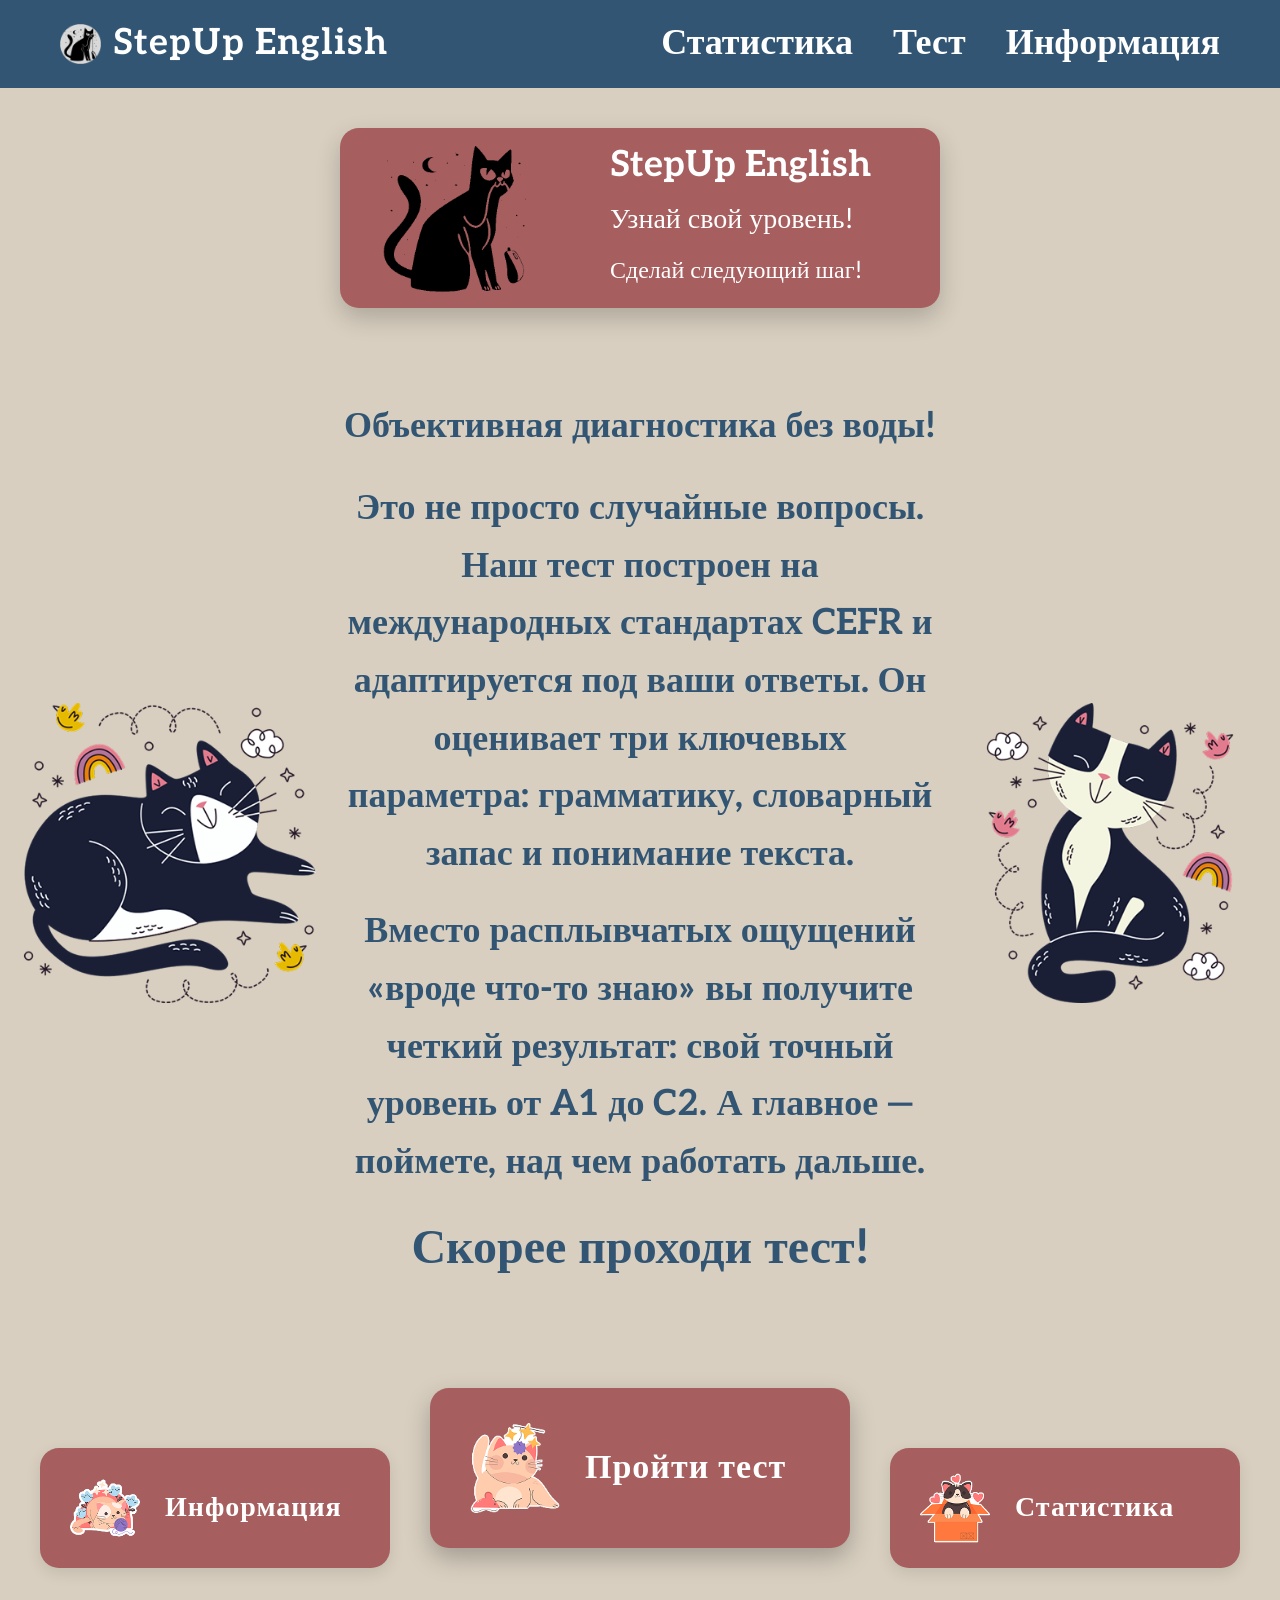
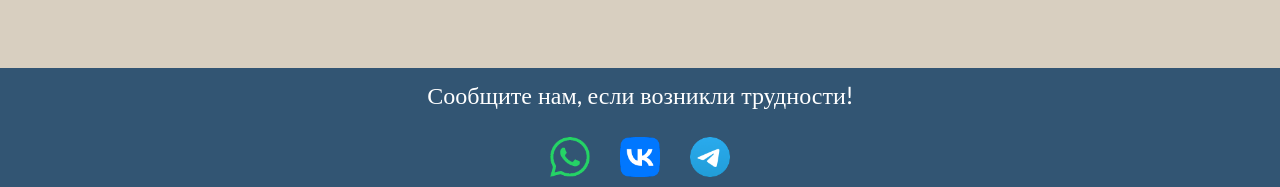
<file: index.html>
<!DOCTYPE html>
<html lang="ru">
<head>
    <meta charset="UTF-8">
    <meta name="viewport" content="width=device-width, initial-scale=1.0">
    <title>StepUp English - Главная</title>
    <link rel="stylesheet" href="style.css">
    <link href="https://fonts.googleapis.com/css2?family=Aleo:wght@400;700&display=swap" rel="stylesheet">
</head>
<body>

    <!-- ХЕДДЕР -->
    <header class="site-header">
        <div class="header-container">
            <a href="index.html" class="logo-link">
                <img src="images/icon_header.png" alt="StepUp English Icon" class="header-icon">
                <span class="logo-text">StepUp English</span>
            </a>
            <nav class="header-nav">
                <a href="statistics.html" class="nav-link">Статистика</a>
                <a href="test.html" class="nav-link">Тест</a>
                <a href="about.html" class="nav-link">Информация</a>
            </nav>
        </div>
    </header>

    <!-- ОСНОВНОЙ БЛОК (ПРЯМОУГОЛЬНИК С ИКОНКОЙ И ТЕКСТОМ) -->
    <main class="main-block">
        <div class="hero-card">
            <div class="hero-icon">
                <img src="images/icon.png" alt="StepUp English Icon">
            </div>
            <div class="hero-text">
                <div class="hero-title">StepUp English</div>
                <div class="hero-subtitle">Узнай свой уровень!</div>
                <div class="hero-description">Сделай следующий шаг!</div>
            </div>
        </div>
    </main>

    <!-- БЛОК С КОТИКАМИ И ТЕКСТОМ -->
    <section class="cats-section">
        <div class="cats-container">
            <!-- Левая картинка (зеркальная) -->
            <div class="cat-left">
                <img src="images/cat_1.png" alt="Котик слева">
            </div>

            <!-- Центральный текст -->
            <div class="cats-text">
                <h2 class="cats-title">Объективная диагностика без воды!</h2>
                <p class="cats-description">
                    Это не просто случайные вопросы. Наш тест построен на международных стандартах CEFR 
                    и адаптируется под ваши ответы. Он оценивает три ключевых параметра: грамматику, 
                    словарный запас и понимание текста.
                </p>
                <p class="cats-description">
                    Вместо расплывчатых ощущений «вроде что-то знаю» вы получите четкий результат: 
                    свой точный уровень от A1 до C2. А главное — поймете, над чем работать дальше.
                </p>
                <p class="cats-description-last">
                    Скорее проходи тест!
                </p>
            </div>

            <!-- Правая картинка -->
            <div class="cat-right">
                <img src="images/cat_2.png" alt="Котик справа">
            </div>
        </div>
    </section>

    <!-- ТРИ КНОПКИ-ПРЯМОУГОЛЬНИКА -->
    <section class="buttons-section">
        <div class="buttons-container">
            
            <!-- Кнопка 1: Информация (обычная) -->
            <a href="about.html" class="action-card">
                <div class="action-icon">
                    <img src="images/cat_3.png" alt="Котик информация">
                </div>
                <div class="action-text">
                    <span class="action-title">Информация</span>
                </div>
            </a>

            <!-- Кнопка 2: Пройти тест (ГЛАВНАЯ, больше и выше) -->
            <a href="test.html" class="action-card action-card-main">
                <div class="action-icon">
                    <img src="images/cat_4.png" alt="Котик тест">
                </div>
                <div class="action-text">
                    <span class="action-title">Пройти тест</span>
                </div>
            </a>

            <!-- Кнопка 3: Статистика (обычная) -->
            <a href="statistics.html" class="action-card">
                <div class="action-icon">
                    <img src="images/cat_5.png" alt="Котик статистика">
                </div>
                <div class="action-text">
                    <span class="action-title">Статистика</span>
                </div>
            </a>

        </div>
    </section>

    <!-- ПОДВАЛ -->
    <footer class="site-footer">
        <div class="footer-container">
            <p class="footer-text">Сообщите нам, если возникли трудности!</p>
            <div class="social-icons">
                <a href="#" class="social-link">
                    <img src="images/wat.png" alt="WhatsApp">
                </a>
                <a href="#" class="social-link">
                    <img src="images/vk.png" alt="ВКонтакте">
                </a>
                <a href="#" class="social-link">
                    <img src="images/tg.png" alt="Telegram">
                </a>
            </div>
        </div>
    </footer>

</body>
</html>
</file>
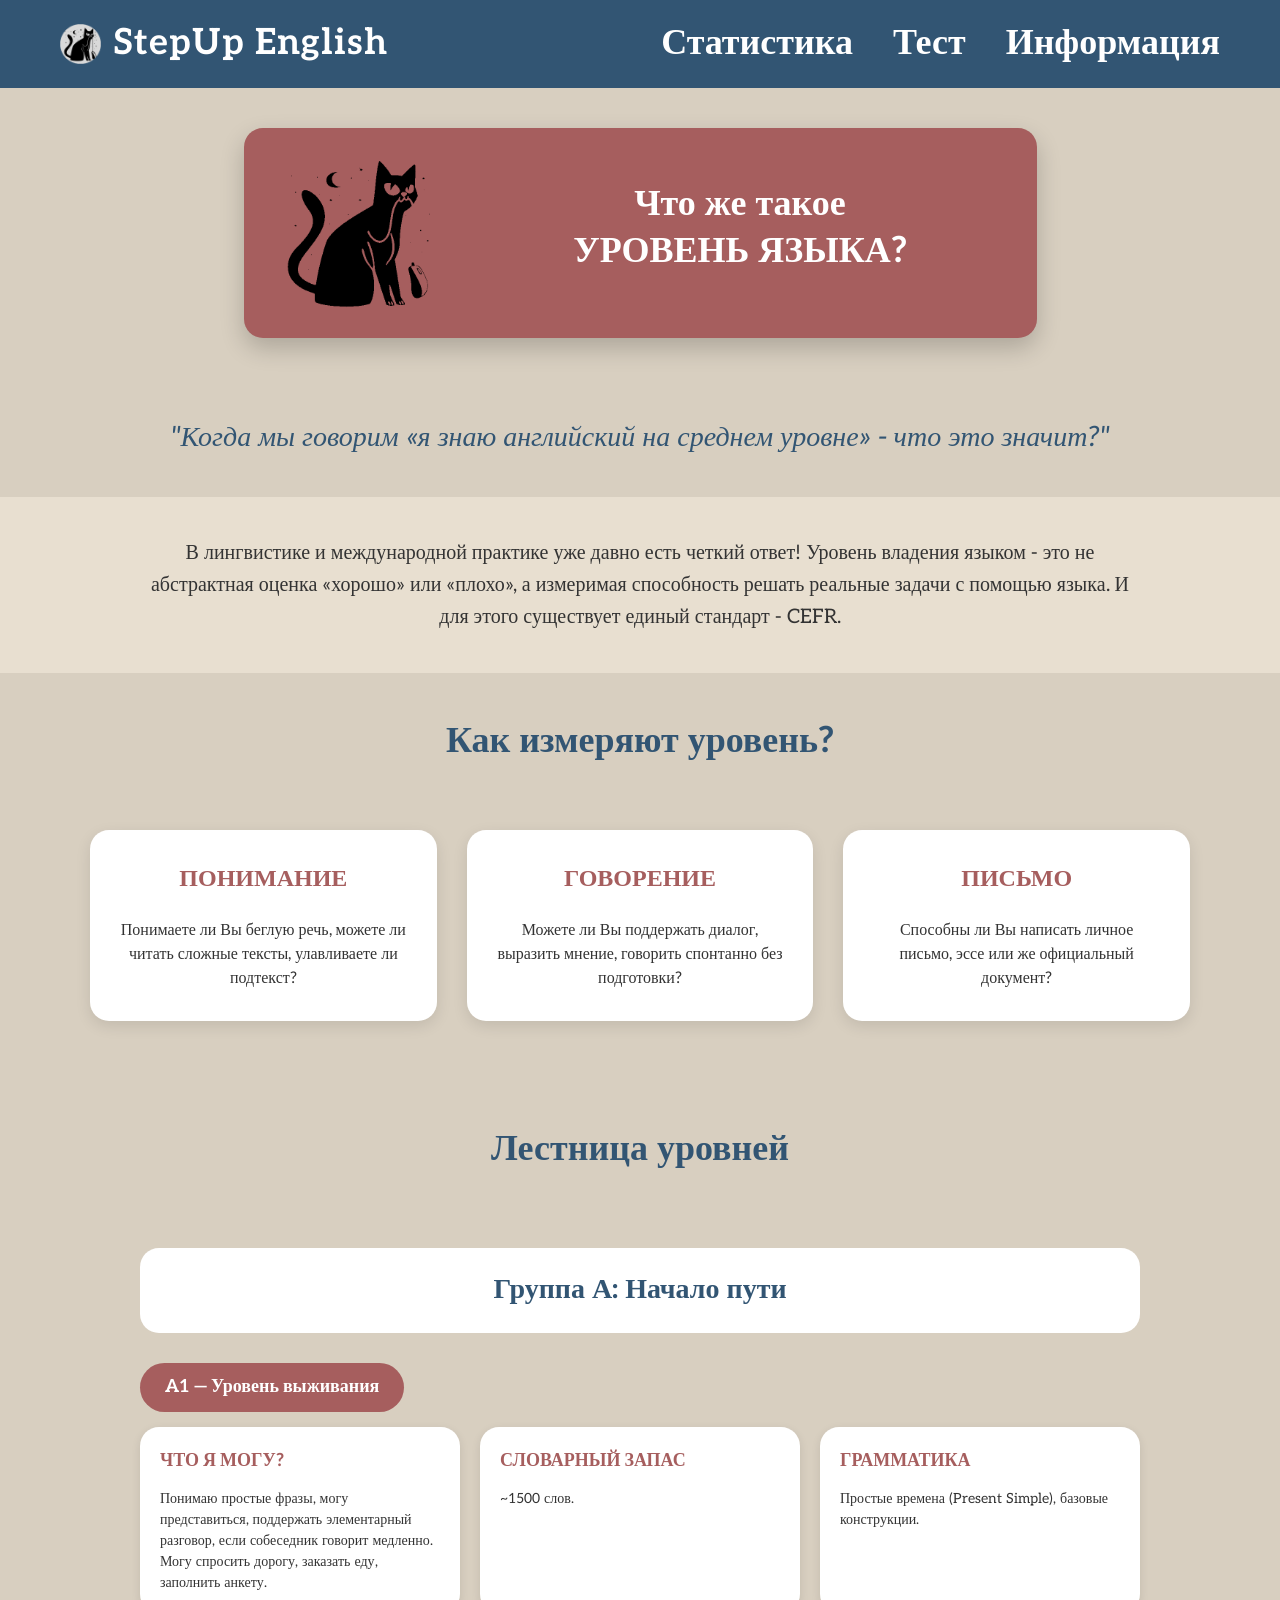
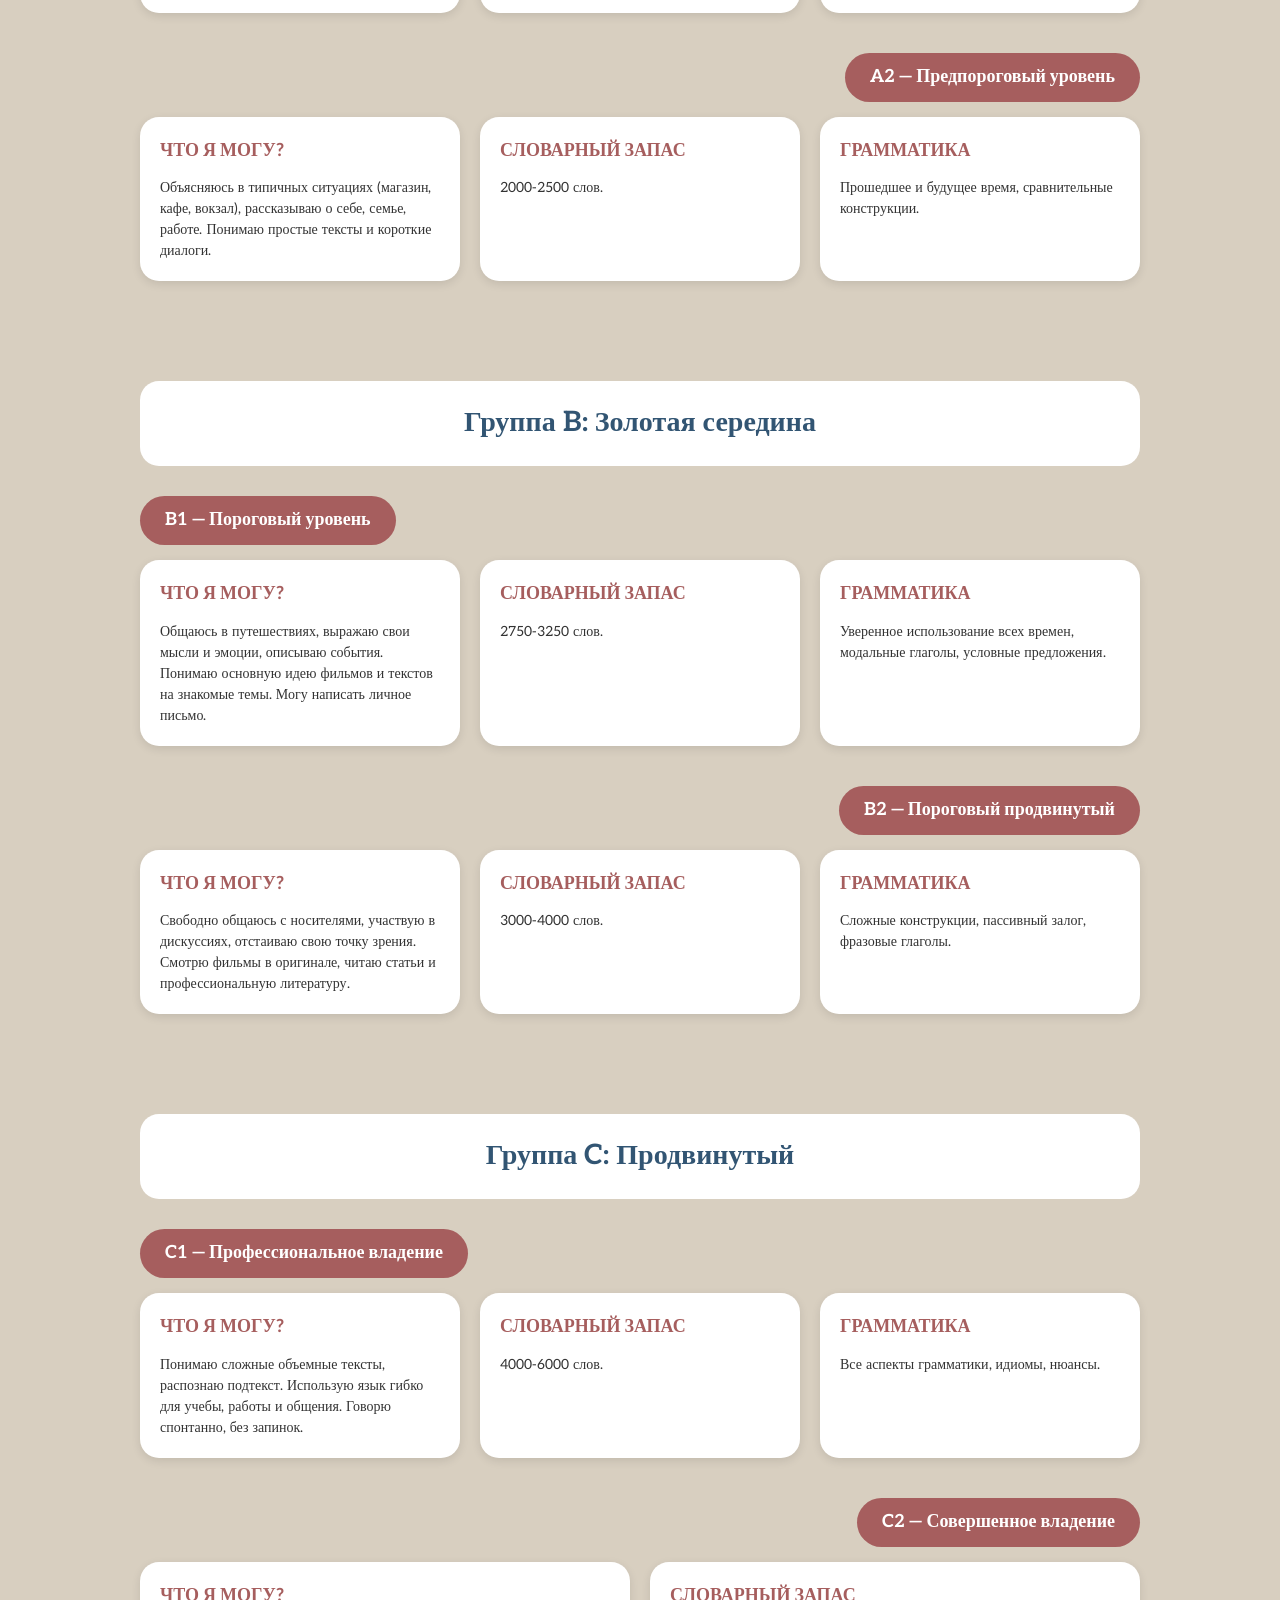
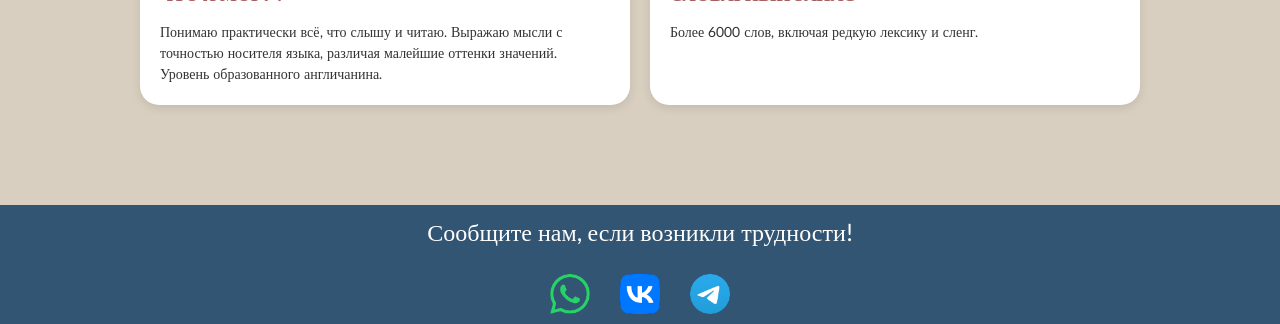
<file: about.html>
<!DOCTYPE html>
<html lang="ru">
<head>
    <meta charset="UTF-8">
    <meta name="viewport" content="width=device-width, initial-scale=1.0">
    <title>StepUp English - Что такое уровень языка?</title>
    <link rel="stylesheet" href="style.css">
    <link href="https://fonts.googleapis.com/css2?family=Aleo:wght@400;700&display=swap" rel="stylesheet">
</head>
<body>

    <!-- ХЕДДЕР -->
    <header class="site-header">
        <div class="header-container">
            <a href="index.html" class="logo-link">
                <img src="images/icon_header.png" alt="StepUp English Icon" class="header-icon">
                <span class="logo-text">StepUp English</span>
            </a>
            <nav class="header-nav">
                <a href="statistics.html" class="nav-link">Статистика</a>
                <a href="test.html" class="nav-link">Тест</a>
                <a href="about.html" class="nav-link">Информация</a>
            </nav>
        </div>
    </header>

    <!-- ОСНОВНОЙ КОНТЕНТ -->
    <main class="about-page">
        
        <!-- БЛОК 1: Что же такое уровень языка? (с иконкой) -->
        <section class="about-hero">
            <div class="hero-card about-hero-card">
                <div class="hero-icon">
                    <img src="images/icon.png" alt="Иконка">
                </div>
                <div class="hero-text">
                    <div class="hero-title about-hero-title">Что же такое<br>УРОВЕНЬ ЯЗЫКА?</div>
                </div>
            </div>
        </section>

        <!-- БЛОК 2: Цитата -->
        <section class="full-width-block">
            <div class="full-width-container">
                <p class="full-width-quote">"Когда мы говорим «я знаю английский на среднем уровне» - что это значит?"</p>
            </div>
        </section>

        <!-- БЛОК 3: Текст про CEFR -->
        <section class="full-width-block light-bg">
            <div class="full-width-container">
                <p class="cefr-text">В лингвистике и международной практике уже давно есть четкий ответ! Уровень владения языком - это не абстрактная оценка «хорошо» или «плохо», а измеримая способность решать реальные задачи с помощью языка. И для этого существует единый стандарт - CEFR.</p>
            </div>
        </section>

        <!-- БЛОК 4: Как измеряют уровень? -->
        <section class="full-width-block">
            <div class="full-width-container">
                <h2 class="section-title">Как измеряют уровень?</h2>
            </div>
        </section>

        <!-- Три белых блока: ПОНИМАНИЕ, ГОВОРЕНИЕ, ПИСЬМО -->
        <section class="three-cards-section">
            <div class="three-cards-container">
                <div class="skill-card">
                    <h3 class="skill-title">ПОНИМАНИЕ</h3>
                    <p class="skill-text">Понимаете ли Вы беглую речь, можете ли читать сложные тексты, улавливаете ли подтекст?</p>
                </div>
                <div class="skill-card">
                    <h3 class="skill-title">ГОВОРЕНИЕ</h3>
                    <p class="skill-text">Можете ли Вы поддержать диалог, выразить мнение, говорить спонтанно без подготовки?</p>
                </div>
                <div class="skill-card">
                    <h3 class="skill-title">ПИСЬМО</h3>
                    <p class="skill-text">Способны ли Вы написать личное письмо, эссе или же официальный документ?</p>
                </div>
            </div>
        </section>

        <!-- БЛОК 5: Лестница уровней -->
        <section class="full-width-block">
            <div class="full-width-container">
                <h2 class="section-title">Лестница уровней</h2>
            </div>
        </section>

        <!-- ГРУППА A: Начало пути -->
        <section class="level-group">
            <div class="level-group-container">
                <div class="group-badge white-badge">Группа А: Начало пути</div>
                
                <!-- A1 уровень -->
                <div class="level-row">
                    <div class="level-tag">A1 — Уровень выживания</div>
                </div>
                <div class="three-info-cards">
                    <div class="info-card">
                        <h4 class="info-title">ЧТО Я МОГУ?</h4>
                        <p class="info-text">Понимаю простые фразы, могу представиться, поддержать элементарный разговор, если собеседник говорит медленно. Могу спросить дорогу, заказать еду, заполнить анкету.</p>
                    </div>
                    <div class="info-card">
                        <h4 class="info-title">СЛОВАРНЫЙ ЗАПАС</h4>
                        <p class="info-text">~1500 слов.</p>
                    </div>
                    <div class="info-card">
                        <h4 class="info-title">ГРАММАТИКА</h4>
                        <p class="info-text">Простые времена (Present Simple), базовые конструкции.</p>
                    </div>
                </div>

                <!-- A2 уровень -->
                <div class="level-row right">
                    <div class="level-tag">A2 — Предпороговый уровень</div>
                </div>
                <div class="three-info-cards">
                    <div class="info-card">
                        <h4 class="info-title">ЧТО Я МОГУ?</h4>
                        <p class="info-text">Объясняюсь в типичных ситуациях (магазин, кафе, вокзал), рассказываю о себе, семье, работе. Понимаю простые тексты и короткие диалоги.</p>
                    </div>
                    <div class="info-card">
                        <h4 class="info-title">СЛОВАРНЫЙ ЗАПАС</h4>
                        <p class="info-text">2000-2500 слов.</p>
                    </div>
                    <div class="info-card">
                        <h4 class="info-title">ГРАММАТИКА</h4>
                        <p class="info-text">Прошедшее и будущее время, сравнительные конструкции.</p>
                    </div>
                </div>
            </div>
        </section>

        <!-- ГРУППА B: Золотая середина -->
        <section class="level-group">
            <div class="level-group-container">
                <div class="group-badge white-badge">Группа B: Золотая середина</div>
                
                <!-- B1 уровень -->
                <div class="level-row">
                    <div class="level-tag">B1 — Пороговый уровень</div>
                </div>
                <div class="three-info-cards">
                    <div class="info-card">
                        <h4 class="info-title">ЧТО Я МОГУ?</h4>
                        <p class="info-text">Общаюсь в путешествиях, выражаю свои мысли и эмоции, описываю события. Понимаю основную идею фильмов и текстов на знакомые темы. Могу написать личное письмо.</p>
                    </div>
                    <div class="info-card">
                        <h4 class="info-title">СЛОВАРНЫЙ ЗАПАС</h4>
                        <p class="info-text">2750-3250 слов.</p>
                    </div>
                    <div class="info-card">
                        <h4 class="info-title">ГРАММАТИКА</h4>
                        <p class="info-text">Уверенное использование всех времен, модальные глаголы, условные предложения.</p>
                    </div>
                </div>

                <!-- B2 уровень -->
                <div class="level-row right">
                    <div class="level-tag">B2 — Пороговый продвинутый</div>
                </div>
                <div class="three-info-cards">
                    <div class="info-card">
                        <h4 class="info-title">ЧТО Я МОГУ?</h4>
                        <p class="info-text">Свободно общаюсь с носителями, участвую в дискуссиях, отстаиваю свою точку зрения. Смотрю фильмы в оригинале, читаю статьи и профессиональную литературу.</p>
                    </div>
                    <div class="info-card">
                        <h4 class="info-title">СЛОВАРНЫЙ ЗАПАС</h4>
                        <p class="info-text">3000-4000 слов.</p>
                    </div>
                    <div class="info-card">
                        <h4 class="info-title">ГРАММАТИКА</h4>
                        <p class="info-text">Сложные конструкции, пассивный залог, фразовые глаголы.</p>
                    </div>
                </div>
            </div>
        </section>

        <!-- ГРУППА C: Продвинутый -->
        <section class="level-group">
            <div class="level-group-container">
                <div class="group-badge white-badge">Группа C: Продвинутый</div>
                
                <!-- C1 уровень -->
                <div class="level-row">
                    <div class="level-tag">C1 — Профессиональное владение</div>
                </div>
                <div class="three-info-cards">
                    <div class="info-card">
                        <h4 class="info-title">ЧТО Я МОГУ?</h4>
                        <p class="info-text">Понимаю сложные объемные тексты, распознаю подтекст. Использую язык гибко для учебы, работы и общения. Говорю спонтанно, без запинок.</p>
                    </div>
                    <div class="info-card">
                        <h4 class="info-title">СЛОВАРНЫЙ ЗАПАС</h4>
                        <p class="info-text">4000-6000 слов.</p>
                    </div>
                    <div class="info-card">
                        <h4 class="info-title">ГРАММАТИКА</h4>
                        <p class="info-text">Все аспекты грамматики, идиомы, нюансы.</p>
                    </div>
                </div>

                <!-- C2 уровень -->
                <div class="level-row right">
                    <div class="level-tag">C2 — Совершенное владение</div>
                </div>
                <div class="two-info-cards">
                    <div class="info-card">
                        <h4 class="info-title">ЧТО Я МОГУ?</h4>
                        <p class="info-text">Понимаю практически всё, что слышу и читаю. Выражаю мысли с точностью носителя языка, различая малейшие оттенки значений. Уровень образованного англичанина.</p>
                    </div>
                    <div class="info-card">
                        <h4 class="info-title">СЛОВАРНЫЙ ЗАПАС</h4>
                        <p class="info-text">Более 6000 слов, включая редкую лексику и сленг.</p>
                    </div>
                </div>
            </div>
        </section>

    </main>

    <!-- ПОДВАЛ -->
    <footer class="site-footer">
        <div class="footer-container">
            <p class="footer-text">Сообщите нам, если возникли трудности!</p>
            <div class="social-icons">
                <a href="#" class="social-link">
                    <img src="images/wat.png" alt="WhatsApp">
                </a>
                <a href="#" class="social-link">
                    <img src="images/vk.png" alt="ВКонтакте">
                </a>
                <a href="#" class="social-link">
                    <img src="images/tg.png" alt="Telegram">
                </a>
            </div>
        </div>
    </footer>

</body>
</html>
</file>
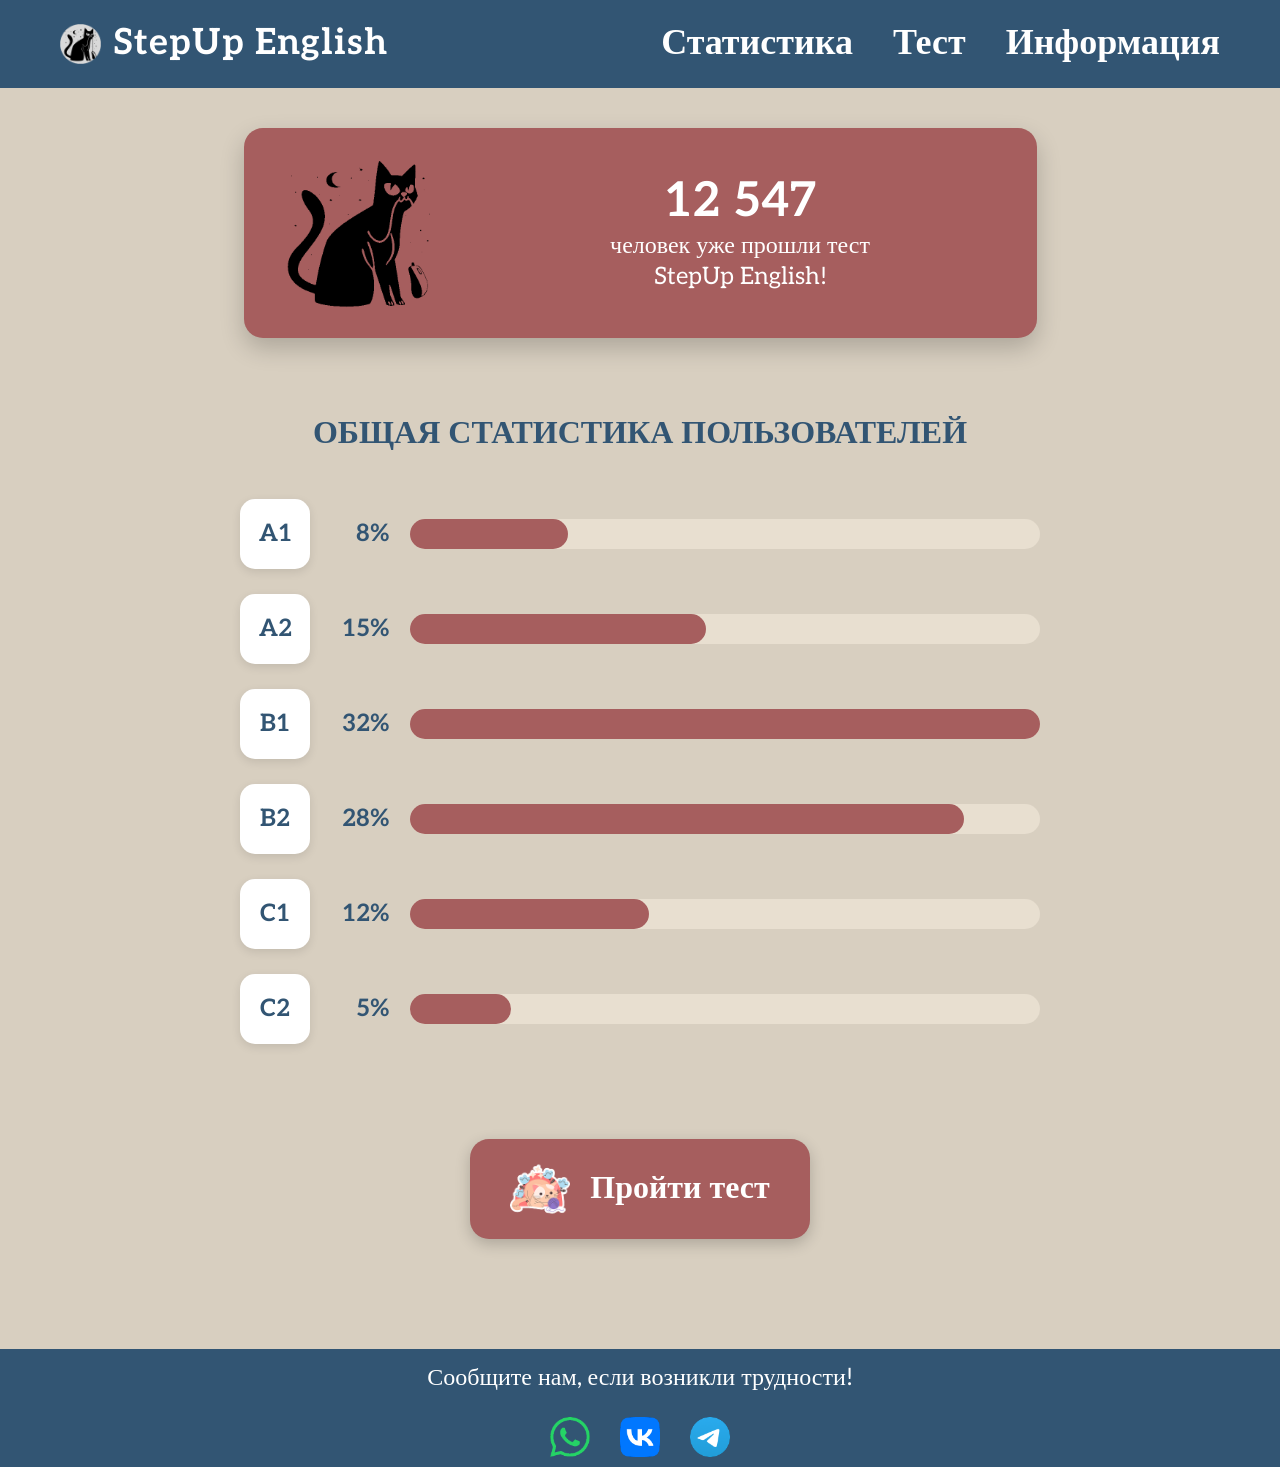
<file: statistics.html>
<!DOCTYPE html>
<html lang="ru">
<head>
    <meta charset="UTF-8">
    <meta name="viewport" content="width=device-width, initial-scale=1.0">
    <title>StepUp English - Статистика</title>
    <link rel="stylesheet" href="style.css">
    <link href="https://fonts.googleapis.com/css2?family=Aleo:wght@400;700&display=swap" rel="stylesheet">
</head>
<body>

    <!-- ХЕДДЕР -->
    <header class="site-header">
        <div class="header-container">
            <a href="index.html" class="logo-link">
                <img src="images/icon_header.png" alt="StepUp English Icon" class="header-icon">
                <span class="logo-text">StepUp English</span>
            </a>
            <nav class="header-nav">
                <a href="statistics.html" class="nav-link">Статистика</a>
                <a href="test.html" class="nav-link">Тест</a>
                <a href="about.html" class="nav-link">Информация</a>
            </nav>
        </div>
    </header>

    <!-- ОСНОВНОЙ КОНТЕНТ СТРАНИЦЫ СТАТИСТИКИ -->
    <main class="statistics-page">
        
        <!-- БЛОК 1: с иконкой и количеством прошедших -->
        <section class="about-hero">
            <div class="hero-card about-hero-card">
                <div class="hero-icon">
                    <img src="images/icon.png" alt="Иконка">
                </div>
                <div class="hero-text">
                    <div class="stat-hero-number">12 547</div>
                    <div class="stat-hero-text">человек уже прошли тест<br>StepUp English!</div>
                </div>
            </div>
        </section>

        <!-- БЛОК 2: Заголовок статистики -->
        <section class="stats-title-section">
            <h2 class="stats-main-title">ОБЩАЯ СТАТИСТИКА ПОЛЬЗОВАТЕЛЕЙ</h2>
        </section>

        <!-- БЛОК 3: Таблица с уровнями и полосками -->
        <section class="stats-table-section">
            <div class="stats-container">
                
                <!-- Уровень A1 -->
                <div class="stat-row">
                    <div class="stat-level">A1</div>
                    <div class="stat-percent">8%</div>
                    <div class="stat-bar-wrapper">
                        <div class="stat-bar" style="width: 25%;"></div>
                    </div>
                </div>

                <!-- Уровень A2 -->
                <div class="stat-row">
                    <div class="stat-level">A2</div>
                    <div class="stat-percent">15%</div>
                    <div class="stat-bar-wrapper">
                        <div class="stat-bar" style="width: 47%;"></div>
                    </div>
                </div>

                <!-- Уровень B1 -->
                <div class="stat-row">
                    <div class="stat-level">B1</div>
                    <div class="stat-percent">32%</div>
                    <div class="stat-bar-wrapper">
                        <div class="stat-bar" style="width: 100%;"></div>
                    </div>
                </div>

                <!-- Уровень B2 -->
                <div class="stat-row">
                    <div class="stat-level">B2</div>
                    <div class="stat-percent">28%</div>
                    <div class="stat-bar-wrapper">
                        <div class="stat-bar" style="width: 88%;"></div>
                    </div>
                </div>

                <!-- Уровень C1 -->
                <div class="stat-row">
                    <div class="stat-level">C1</div>
                    <div class="stat-percent">12%</div>
                    <div class="stat-bar-wrapper">
                        <div class="stat-bar" style="width: 38%;"></div>
                    </div>
                </div>

                <!-- Уровень C2 -->
                <div class="stat-row">
                    <div class="stat-level">C2</div>
                    <div class="stat-percent">5%</div>
                    <div class="stat-bar-wrapper">
                        <div class="stat-bar" style="width: 16%;"></div>
                    </div>
                </div>

            </div>
        </section>

        <!-- БЛОК 4: Кнопка "Пройти тест" с котиком -->
        <section class="stats-test-btn-section">
            <a href="test.html" class="stats-test-btn">
                <img src="images/cat_3.png" alt="Котик" class="stats-btn-cat">
                <span class="stats-btn-text">Пройти тест</span>
            </a>
        </section>

    </main>

    <!-- ПОДВАЛ -->
    <footer class="site-footer">
        <div class="footer-container">
            <p class="footer-text">Сообщите нам, если возникли трудности!</p>
            <div class="social-icons">
                <a href="#" class="social-link">
                    <img src="images/wat.png" alt="WhatsApp">
                </a>
                <a href="#" class="social-link">
                    <img src="images/vk.png" alt="ВКонтакте">
                </a>
                <a href="#" class="social-link">
                    <img src="images/tg.png" alt="Telegram">
                </a>
            </div>
        </div>
    </footer>

</body>
</html>
</file>
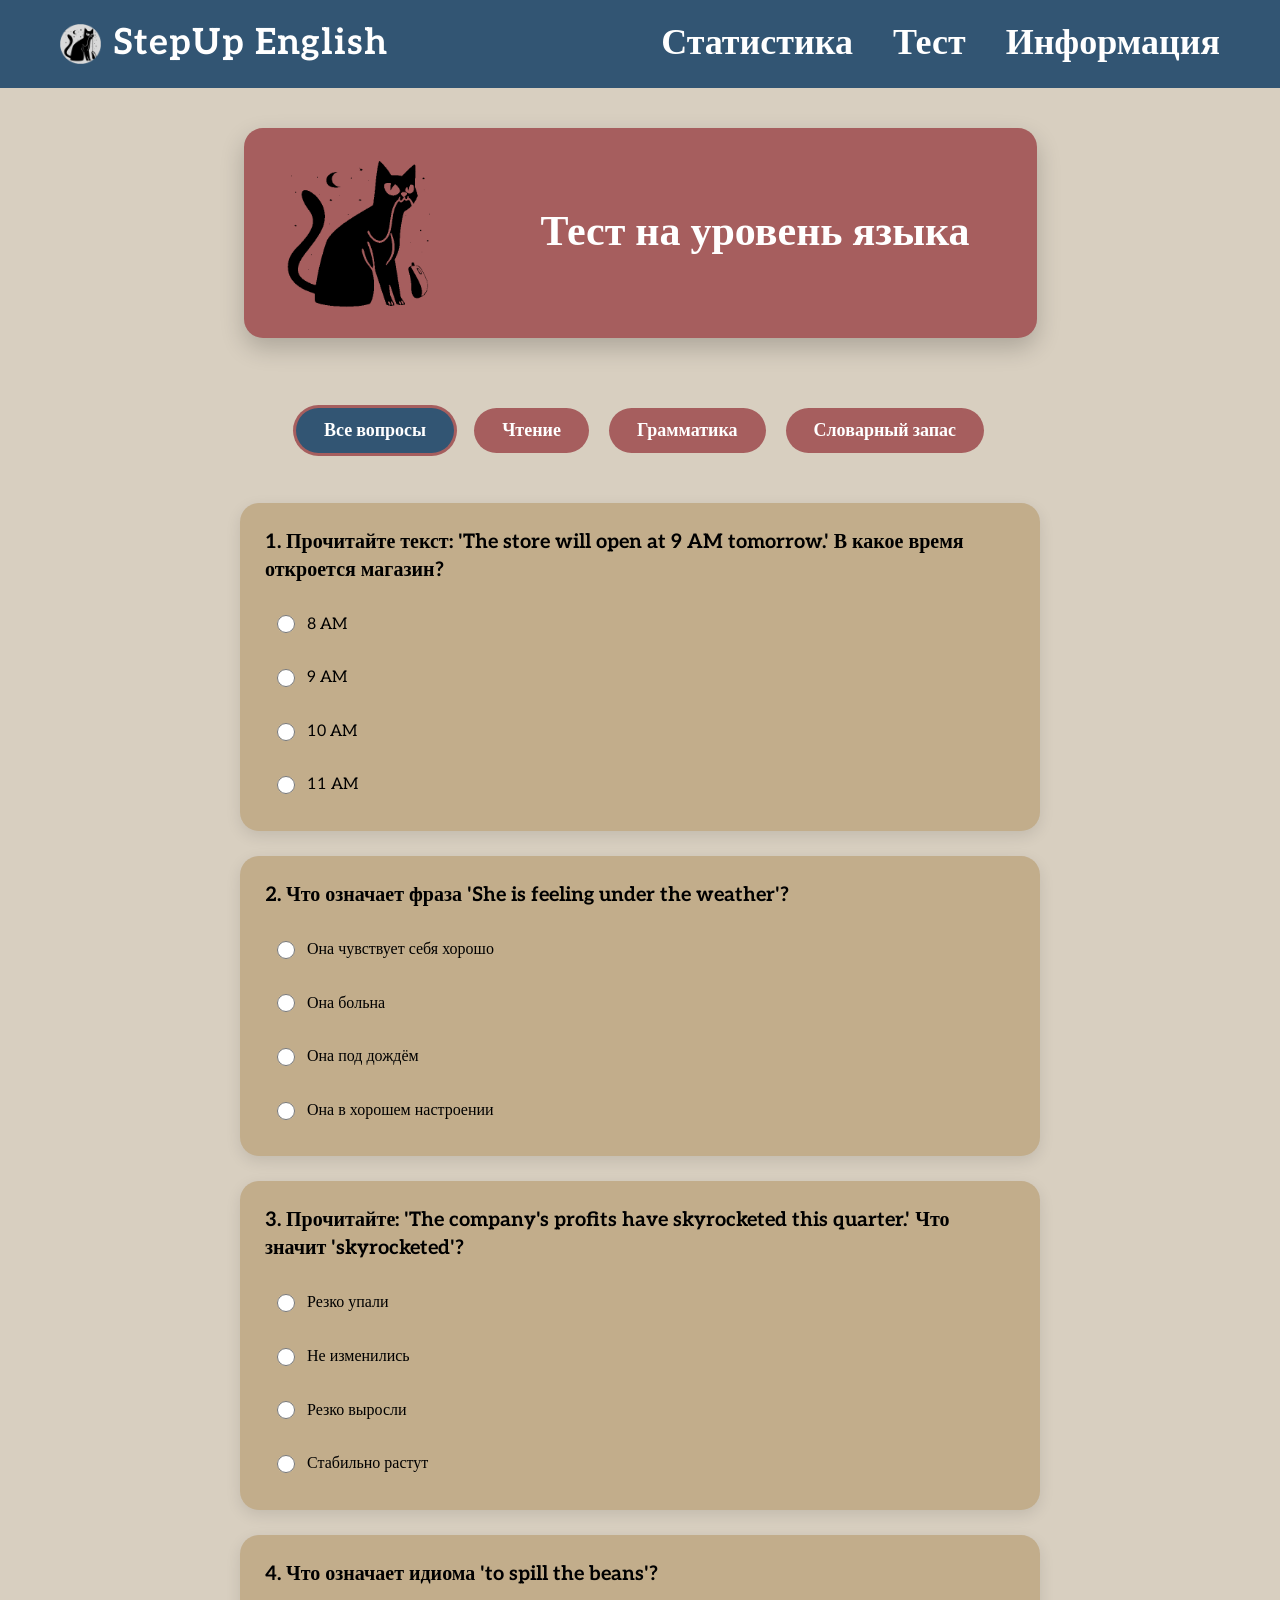
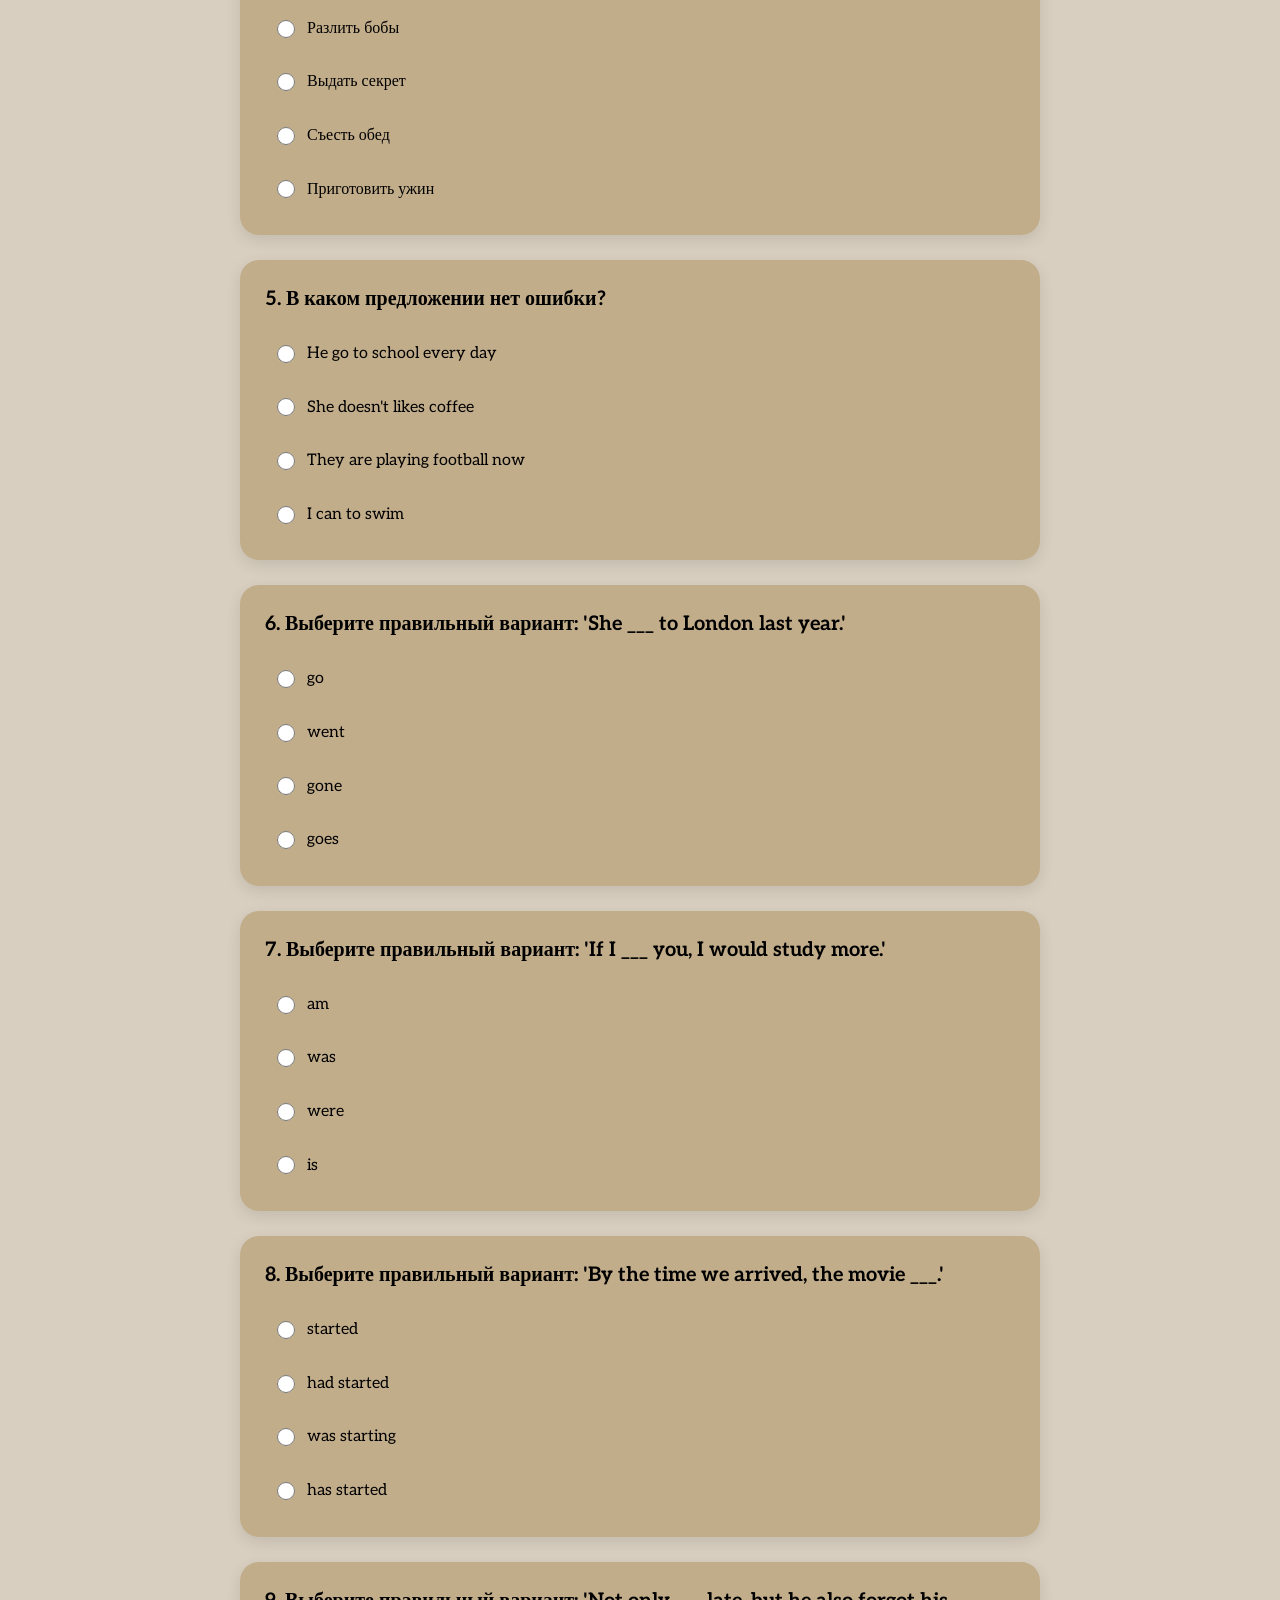
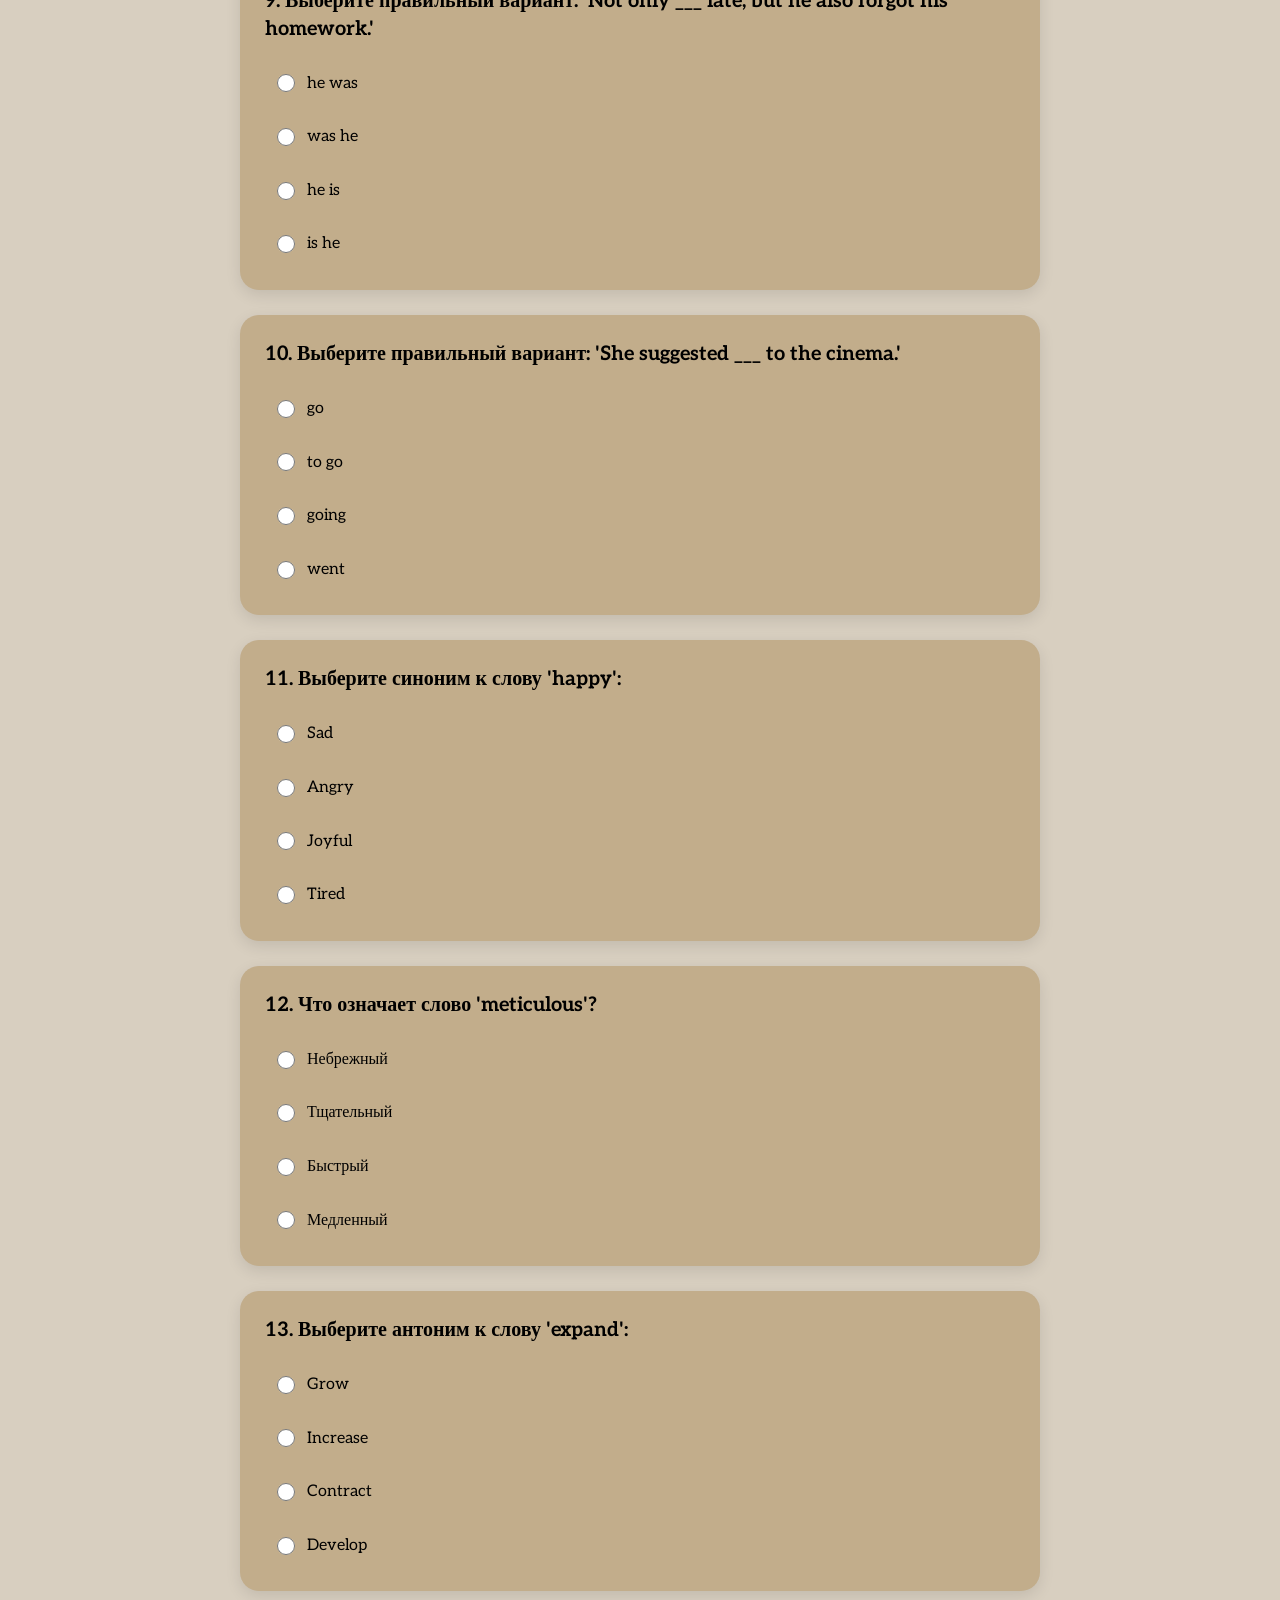
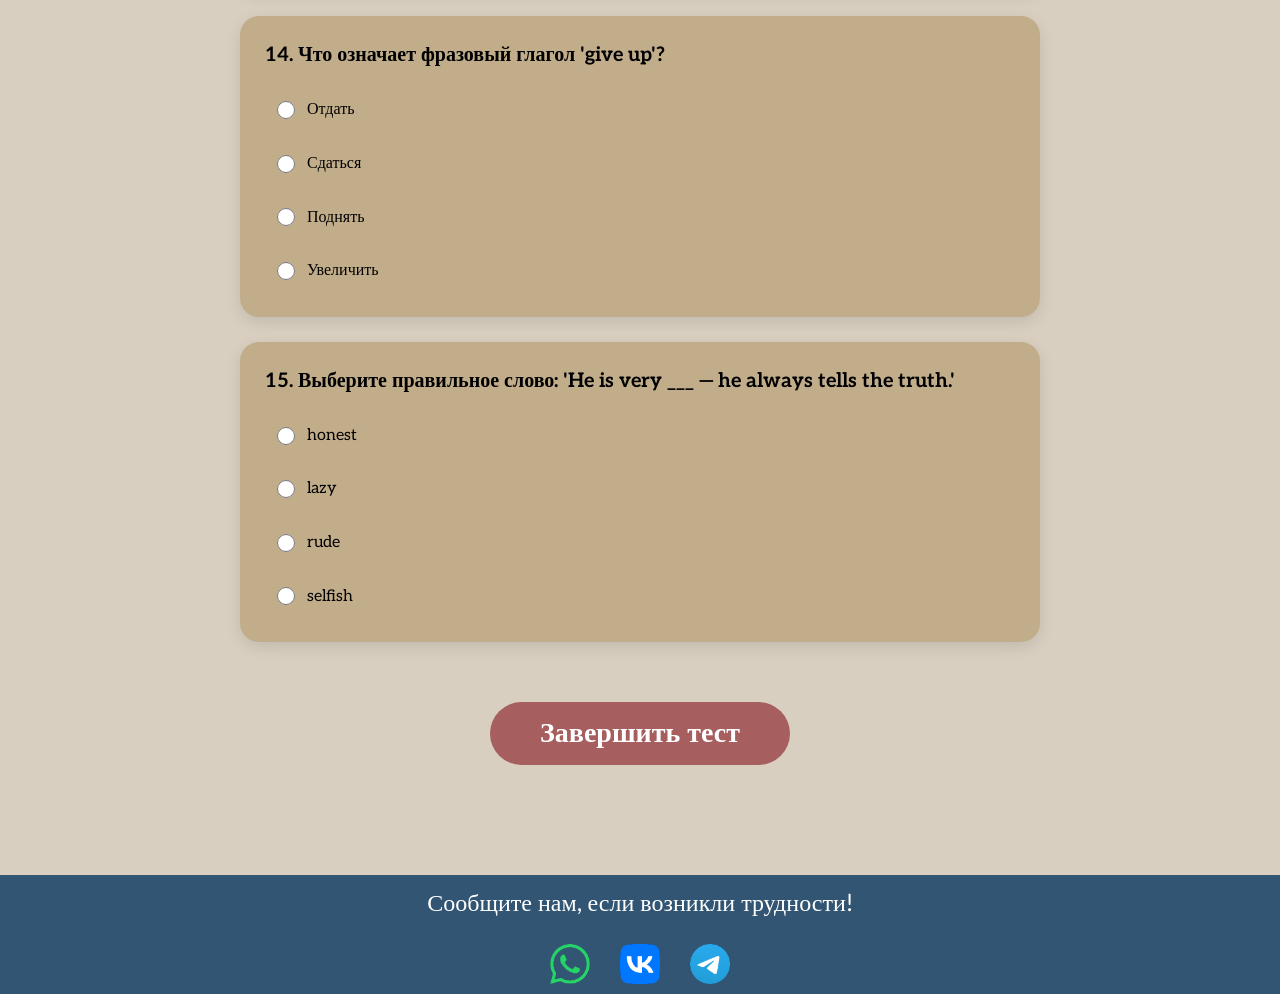
<file: test.html>
<!DOCTYPE html>
<html lang="ru">
<head>
    <meta charset="UTF-8">
    <meta name="viewport" content="width=device-width, initial-scale=1.0">
    <title>StepUp English - Тест на уровень языка</title>
    <link rel="stylesheet" href="style.css">
    <link href="https://fonts.googleapis.com/css2?family=Aleo:wght@400;700&display=swap" rel="stylesheet">
</head>
<body>

    <!-- ХЕДДЕР -->
    <header class="site-header">
        <div class="header-container">
            <a href="index.html" class="logo-link">
                <img src="images/icon_header.png" alt="StepUp English Icon" class="header-icon">
                <span class="logo-text">StepUp English</span>
            </a>
            <nav class="header-nav">
                <a href="statistics.html" class="nav-link">Статистика</a>
                <a href="test.html" class="nav-link">Тест</a>
                <a href="about.html" class="nav-link">Информация</a>
            </nav>
        </div>
    </header>

    <!-- ОСНОВНОЙ КОНТЕНТ -->
    <main class="test-page">
        
        <!-- БЛОК с иконкой и заголовком -->
        <section class="about-hero">
            <div class="hero-card about-hero-card test-hero-card">
                <div class="hero-icon">
                    <img src="images/icon.png" alt="Иконка">
                </div>
                <div class="hero-text test-hero-text">
                    <div class="test-hero-title">Тест на уровень языка</div>
                </div>
            </div>
        </section>

        <!-- ФИЛЬТРЫ -->
        <section class="filter-section">
            <div class="filter-container">
                <button class="filter-btn active" data-category="all">Все вопросы</button>
                <button class="filter-btn" data-category="reading">Чтение</button>
                <button class="filter-btn" data-category="grammar">Грамматика</button>
                <button class="filter-btn" data-category="vocabulary">Словарный запас</button>
            </div>
        </section>

        <!-- КОНТЕЙНЕР ДЛЯ ВОПРОСОВ -->
        <section class="questions-section">
            <div class="questions-container" id="questionsContainer"></div>
        </section>

        <!-- КНОПКА ЗАВЕРШИТЬ ТЕСТ -->
        <section class="submit-section">
            <button class="submit-test-btn" id="submitTestBtn">Завершить тест</button>
        </section>

        <!-- МОДАЛЬНОЕ ОКНО С РЕЗУЛЬТАТОМ -->
        <div class="result-modal" id="resultModal">
            <div class="result-modal-content">
                <span class="close-modal">&times;</span>
                <h2 class="result-title">Ваш уровень языка:</h2>
                <div class="result-level" id="resultLevel"></div>
                <p class="result-description" id="resultDescription"></p>
                <button class="restart-test-btn" id="restartTestBtn">Пройти тест заново</button>
            </div>
        </div>

    </main>

    <!-- ПОДВАЛ -->
    <footer class="site-footer">
        <div class="footer-container">
            <p class="footer-text">Сообщите нам, если возникли трудности!</p>
            <div class="social-icons">
                <a href="#" class="social-link">
                    <img src="images/wat.png" alt="WhatsApp">
                </a>
                <a href="#" class="social-link">
                    <img src="images/vk.png" alt="ВКонтакте">
                </a>
                <a href="#" class="social-link">
                    <img src="images/tg.png" alt="Telegram">
                </a>
            </div>
        </div>
    </footer>

    <script>
        // ========== ВОПРОСЫ ТЕСТА ==========
        const questions = [
            // ЧТЕНИЕ (READING) - 5 вопросов
            {
                id: 1,
                category: "reading",
                text: "Прочитайте текст: 'The store will open at 9 AM tomorrow.' В какое время откроется магазин?",
                options: ["8 AM", "9 AM", "10 AM", "11 AM"],
                correct: 1,
                level: "A1"
            },
            {
                id: 2,
                category: "reading",
                text: "Что означает фраза 'She is feeling under the weather'?",
                options: ["Она чувствует себя хорошо", "Она больна", "Она под дождём", "Она в хорошем настроении"],
                correct: 1,
                level: "B1"
            },
            {
                id: 3,
                category: "reading",
                text: "Прочитайте: 'The company's profits have skyrocketed this quarter.' Что значит 'skyrocketed'?",
                options: ["Резко упали", "Не изменились", "Резко выросли", "Стабильно растут"],
                correct: 2,
                level: "B2"
            },
            {
                id: 4,
                category: "reading",
                text: "Что означает идиома 'to spill the beans'?",
                options: ["Разлить бобы", "Выдать секрет", "Съесть обед", "Приготовить ужин"],
                correct: 1,
                level: "C1"
            },
            {
                id: 5,
                category: "reading",
                text: "В каком предложении нет ошибки?",
                options: [
                    "He go to school every day",
                    "She doesn't likes coffee",
                    "They are playing football now",
                    "I can to swim"
                ],
                correct: 2,
                level: "A2"
            },

            // ГРАММАТИКА (GRAMMAR) - 5 вопросов
            {
                id: 6,
                category: "grammar",
                text: "Выберите правильный вариант: 'She ___ to London last year.'",
                options: ["go", "went", "gone", "goes"],
                correct: 1,
                level: "A1"
            },
            {
                id: 7,
                category: "grammar",
                text: "Выберите правильный вариант: 'If I ___ you, I would study more.'",
                options: ["am", "was", "were", "is"],
                correct: 2,
                level: "B1"
            },
            {
                id: 8,
                category: "grammar",
                text: "Выберите правильный вариант: 'By the time we arrived, the movie ___.'",
                options: ["started", "had started", "was starting", "has started"],
                correct: 1,
                level: "B2"
            },
            {
                id: 9,
                category: "grammar",
                text: "Выберите правильный вариант: 'Not only ___ late, but he also forgot his homework.'",
                options: ["he was", "was he", "he is", "is he"],
                correct: 1,
                level: "C1"
            },
            {
                id: 10,
                category: "grammar",
                text: "Выберите правильный вариант: 'She suggested ___ to the cinema.'",
                options: ["go", "to go", "going", "went"],
                correct: 2,
                level: "B1"
            },

            // СЛОВАРНЫЙ ЗАПАС (VOCABULARY) - 5 вопросов
            {
                id: 11,
                category: "vocabulary",
                text: "Выберите синоним к слову 'happy':",
                options: ["Sad", "Angry", "Joyful", "Tired"],
                correct: 2,
                level: "A1"
            },
            {
                id: 12,
                category: "vocabulary",
                text: "Что означает слово 'meticulous'?",
                options: ["Небрежный", "Тщательный", "Быстрый", "Медленный"],
                correct: 1,
                level: "C1"
            },
            {
                id: 13,
                category: "vocabulary",
                text: "Выберите антоним к слову 'expand':",
                options: ["Grow", "Increase", "Contract", "Develop"],
                correct: 2,
                level: "B2"
            },
            {
                id: 14,
                category: "vocabulary",
                text: "Что означает фразовый глагол 'give up'?",
                options: ["Отдать", "Сдаться", "Поднять", "Увеличить"],
                correct: 1,
                level: "B1"
            },
            {
                id: 15,
                category: "vocabulary",
                text: "Выберите правильное слово: 'He is very ___ — he always tells the truth.'",
                options: ["honest", "lazy", "rude", "selfish"],
                correct: 0,
                level: "A2"
            }
        ];

        let userAnswers = new Array(15).fill(null);

        // Функция отображения вопросов с фильтром
        function renderQuestions(category = "all") {
            const container = document.getElementById('questionsContainer');
            container.innerHTML = '';
            
            const filteredQuestions = category === "all" 
                ? questions 
                : questions.filter(q => q.category === category);
            
            filteredQuestions.forEach(q => {
                const questionDiv = document.createElement('div');
                questionDiv.className = 'question-card';
                questionDiv.dataset.id = q.id;
                
                const optionsHtml = q.options.map((opt, idx) => {
                    const isChecked = userAnswers[q.id - 1] === idx;
                    return `
                        <label class="option-label">
                            <input type="radio" name="q${q.id}" value="${idx}" ${isChecked ? 'checked' : ''}>
                            <span>${opt}</span>
                        </label>
                    `;
                }).join('');
                
                questionDiv.innerHTML = `
                    <h3 class="question-text">${q.id}. ${q.text}</h3>
                    <div class="options-group">
                        ${optionsHtml}
                    </div>
                `;
                
                container.appendChild(questionDiv);
            });
            
            // Добавляем обработчики для новых радиокнопок
            document.querySelectorAll('input[type="radio"]').forEach(radio => {
                radio.addEventListener('change', (e) => {
                    const name = e.target.name;
                    const qId = parseInt(name.substring(1));
                    userAnswers[qId - 1] = parseInt(e.target.value);
                });
            });
        }
        
        // Функция подсчёта уровня
        function calculateLevel() {
            let correctCount = 0;
            questions.forEach((q, idx) => {
                if (userAnswers[idx] === q.correct) {
                    correctCount++;
                }
            });
            
            const percentage = (correctCount / 15) * 100;
            
            if (percentage >= 85) return { level: "C2", desc: "Совершенное владение! Вы понимаете практически всё, что слышите и читаете. Поздравляем с выдающимся результатом!" };
            if (percentage >= 70) return { level: "C1", desc: "Продвинутый уровень! Вы свободно выражаете мысли и понимаете сложные тексты. Отличный результат!" };
            if (percentage >= 55) return { level: "B2", desc: "Уровень выше среднего! Вы можете бегло общаться с носителями языка. Хороший результат!" };
            if (percentage >= 40) return { level: "B1", desc: "Средний уровень! Вы можете поддержать разговор на знакомые темы. Продолжайте в том же духе!" };
            if (percentage >= 25) return { level: "A2", desc: "Базовый уровень! Вы понимаете простые фразы и можете общаться в повседневных ситуациях. Учитесь дальше!" };
            return { level: "A1", desc: "Начальный уровень! Вы делаете первые шаги в английском. Не останавливайтесь — у вас всё получится!" };
        }
        
        // Показать результат
        function showResult() {
            const unanswered = userAnswers.some(a => a === null);
            if (unanswered) {
                alert("Пожалуйста, ответьте на все вопросы перед завершением теста!");
                return false;
            }
            
            const result = calculateLevel();
            const modal = document.getElementById('resultModal');
            const resultLevel = document.getElementById('resultLevel');
            const resultDescription = document.getElementById('resultDescription');
            
            resultLevel.textContent = result.level;
            resultDescription.textContent = result.desc;
            modal.style.display = 'flex';
            return true;
        }
        
        // Сброс теста
        function resetTest() {
            userAnswers = new Array(15).fill(null);
            renderQuestions('all');
            
            // Сброс активной кнопки фильтра
            document.querySelectorAll('.filter-btn').forEach(btn => {
                btn.classList.remove('active');
                if (btn.dataset.category === 'all') {
                    btn.classList.add('active');
                }
            });
        }
        
        // Инициализация
        document.addEventListener('DOMContentLoaded', () => {
            renderQuestions('all');
            
            // Фильтры
            document.querySelectorAll('.filter-btn').forEach(btn => {
                btn.addEventListener('click', () => {
                    document.querySelectorAll('.filter-btn').forEach(b => b.classList.remove('active'));
                    btn.classList.add('active');
                    const category = btn.dataset.category;
                    renderQuestions(category);
                });
            });
            
            // Кнопка завершения
            document.getElementById('submitTestBtn').addEventListener('click', showResult);
            
            // Закрытие модального окна
            document.querySelector('.close-modal').addEventListener('click', () => {
                document.getElementById('resultModal').style.display = 'none';
            });
            
            // Кнопка перезапуска
            document.getElementById('restartTestBtn').addEventListener('click', () => {
                document.getElementById('resultModal').style.display = 'none';
                resetTest();
            });
            
            // Закрытие по клику вне окна
            window.addEventListener('click', (e) => {
                const modal = document.getElementById('resultModal');
                if (e.target === modal) {
                    modal.style.display = 'none';
                }
            });
        });
    </script>
</body>
</html>
</file>
<file: style.css>
/* ОБЩИЕ СТИЛИ */
* {
    margin: 0;
    padding: 0;
    box-sizing: border-box;
}

body {
    font-family: 'Aleo', serif;
    background-color: #D8CFC0;
    color: #333;
    line-height: 1.6;
}

/* ========== ХЕДДЕР (ШАПКА) ========== */
.site-header {
    background-color: #325573;  /* Твой цвет */
    padding: 15px 0;
    position: sticky;
    top: 0;
    z-index: 100;
}

.header-container {
    max-width: 1200px;
    margin: 0 auto;
    padding: 0 20px;
    display: flex;
    justify-content: space-between;
    align-items: center;
    flex-wrap: wrap;
}

/* ЛЕВАЯ ЧАСТЬ - логотип и название */
.logo-link {
    display: flex;
    align-items: center;
    gap: 12px;
    text-decoration: none;
    transition: opacity 0.3s ease;
}

.logo-link:hover {
    opacity: 0.8;  /* Эффект при наведении */
}

.header-icon {
    height: 40px;
    width: auto;
    display: block;
}

.logo-text {
    font-family: 'Aleo', serif;
    font-weight: bold;
    font-size: 36px;
    color: white;
    letter-spacing: 1px;
}

/* ПРАВАЯ ЧАСТЬ - навигация */
.header-nav {
    display: flex;
    gap: 40px;
}

.nav-link {
    font-family: 'Aleo', serif;
    font-weight: bold;
    font-size: 36px;
    color: white;
    text-decoration: none;
    transition: opacity 0.3s ease;
}

.nav-link:hover {
    opacity: 0.7;
    text-decoration: underline;
}

/* ========== ОСНОВНОЙ БЛОК (ГЛАВНАЯ СТРАНИЦА) ========== */
.main-block {
    display: flex;
    justify-content: center;
    align-items: flex-start;
    padding: 40px 20px;
}

.hero-card {
    width: 600px;
    max-width: 100%;  /* Чтобы на маленьких экранах не вылезал */
    background-color: #A65E5E;
    border-radius: 19px;
    padding: 15px 40px;
    display: flex;
    align-items: center;
    gap: 80px;
    box-shadow: 0 10px 25px rgba(0,0,0,0.2);
}

.hero-icon img {
    width: 150px !important;
    height: auto !important;
    display: block;
}

.hero-icon img {
    width: 80px;
    height: auto;
    display: block;
}

/* Текст справа */
.hero-text {
    flex: 1;
}

.hero-title {
    font-family: 'Aleo', serif;
    font-weight: bold;
    font-size: 36px;
    color: white;
    margin-bottom: 10px;
    line-height: 1.2;
}

.hero-subtitle {
    font-family: 'Aleo', serif;
    font-size: 28px;
    color: white;
    margin: 5px 0;
}

.hero-description {
    font-family: 'Aleo', serif;
    font-size: 24px;
    color: white;
    margin-top: 10px;
}

/* Адаптация для мобильных устройств */
@media (max-width: 700px) {
    .hero-card {
        flex-direction: column;
        text-align: center;
        padding: 30px 20px;
    }
    
    .hero-title {
        font-size: 28px;
    }
    
    .hero-subtitle {
        font-size: 22px;
    }
    
    .hero-description {
        font-size: 18px;
    }
}

/* ========== БЛОК С КОТИКАМИ И ТЕКСТОМ ========== */
.cats-section {
    background-color: #D8CFC0;
    padding: 50px 20px;
}

.cats-container {
    max-width: 1600px;  /* Увеличил максимальную ширину */
    margin: 0 auto;
    display: flex;
    align-items: center;
    justify-content: space-between;  /* Раздвигает элементы к краям */
    gap: 20px;  /* Минимальный отступ между элементами */
    flex-wrap: wrap;
}

.cat-left,
.cat-right {
    flex-shrink: 0;
}

.cat-left img,
.cat-right img {
    width: 300px;
    max-width: 100%;
    height: auto;
    display: block;
}

.cats-text {
    flex: 1;  /* Растягивается на всё свободное место */
    min-width: 300px;
    text-align: center;
}

.cats-title {
    font-family: 'Aleo', serif;
    font-weight: bold;
    font-size: 36px;
    color: #325573;
    margin-bottom: 25px;
}

.cats-description {
    font-family: 'Aleo', serif;
    font-weight: bold;
    font-size: 36px;
    color: #325573;  /* ← Меняем цвет с #333 на #325573 */
    line-height: 1.6;
    margin-bottom: 20px;
}
.cats-description-last {
    font-family: 'Aleo', serif;
    font-weight: bold;
    font-size: 48px;
    color: #325573;  /* ← Меняем цвет с #333 на #325573 */
    line-height: 1.6;
    margin-bottom: 20px;
}

/* ========== ТРИ КНОПКИ-ПРЯМОУГОЛЬНИКА ========== */
.buttons-section {
    background-color: #D8CFC0;
    padding: 50px 20px;
}

.buttons-container {
    max-width: 1300px;
    margin: 0 auto;
    display: flex;
    justify-content: center;
    align-items: flex-end;  /* Выравнивание по нижнему краю */
    gap: 40px;
    flex-wrap: wrap;
}

/* Обычная кнопка-карточка */
.action-card {
    width: 350px;  /* Увеличил ширину */
    background-color: #A65E5E;
    border-radius: 19px;
    padding: 25px 30px;
    display: flex;
    align-items: center;
    gap: 25px;
    text-decoration: none;
    transition: transform 0.3s ease, box-shadow 0.3s ease;
    box-shadow: 0 5px 15px rgba(0,0,0,0.1);
}

.action-card:hover {
    transform: translateY(-5px);
    box-shadow: 0 15px 30px rgba(0,0,0,0.2);
}

/* ГЛАВНАЯ КНОПКА "Пройти тест" — больше, выше, важнее! */
.action-card-main {
    width: 420px;  /* Шире обычной */
    padding: 35px 40px;  /* Больше внутренних отступов */
    background-color: #A65E5E;
    position: relative;
    transform: translateY(-20px);  /* Поднимаем выше остальных */
    box-shadow: 0 10px 25px rgba(0,0,0,0.25);
}

.action-card-main:hover {
    transform: translateY(-25px);  /* При наведении поднимается ещё выше */
    box-shadow: 0 20px 40px rgba(0,0,0,0.3);
}

/* Иконка (котик) слева */
.action-icon {
    flex-shrink: 0;
}

.action-icon img {
    width: 70px;
    height: auto;
    display: block;
}

/* У главной кнопки иконка чуть больше */
.action-card-main .action-icon img {
    width: 90px;  /* Котик крупнее */
}

/* Текст справа */
.action-text {
    flex: 1;
}

.action-title {
    font-family: 'Aleo', serif;
    font-weight: bold;
    font-size: 28px;
    color: white;
    letter-spacing: 1px;
}

/* У главной кнопки текст крупнее */
.action-card-main .action-title {
    font-size: 34px;  /* Текст крупнее */
}

/* Адаптация для мобильных устройств */
@media (max-width: 1000px) {
    .buttons-container {
        align-items: center;
    }
    
    .action-card {
        width: 300px;
    }
    
    .action-card-main {
        width: 350px;
        transform: translateY(-10px);
    }
    
    .action-title {
        font-size: 24px;
    }
    
    .action-card-main .action-title {
        font-size: 28px;
    }
}

@media (max-width: 700px) {
    .buttons-container {
        flex-direction: column;
        align-items: center;
    }
    
    .action-card {
        width: 280px;
    }
    
    .action-card-main {
        width: 320px;
        transform: translateY(0);  /* На телефоне не поднимаем, чтобы не мешало */
        order: -1;  /* Ставим первой на телефоне */
    }
    
    .action-card-main::before {
        font-size: 24px;
        top: -12px;
    }
}

/* ========== ФУТЕР (ПОДВАЛ) ========== */
.site-footer {
    background-color: #325573;  /* Тот же цвет, что у хеддера */
    padding: 10px 10px;
    margin-top: 50px;
}

.footer-container {
    max-width: 1200px;
    margin: 0 auto;
    text-align: center;
}

.footer-text {
    font-family: 'Aleo', serif;
    font-size: 24px;
    font-weight: normal;
    color: white;
    margin-bottom: 20px;
}

.social-icons {
    display: flex;
    justify-content: center;
    gap: 30px;
}

.social-link {
    display: inline-block;
    transition: transform 0.3s ease, opacity 0.3s ease;
}

.social-link:hover {
    transform: scale(1.1);
    opacity: 0.8;
}

.social-link img {
    width: 40px;
    height: 40px;
    display: block;
}

/* ========== СТРАНИЦА ABOUT.HTML ========== */
.about-page {
    background-color: #D8CFC0;
}

/* Блок 1: с иконкой */
.about-hero {
    display: flex;
    justify-content: center;
    padding: 40px 20px;
}

.about-hero-card {
    width: 793px;
    max-width: 100%;
    background-color: #A65E5E;
    border-radius: 19px;
    padding: 30px 40px;
    display: flex;
    align-items: center;
    gap: 50px;
    box-shadow: 0 10px 25px rgba(0,0,0,0.2);
}

.about-hero-title {
    font-size: 36px;
    line-height: 1.3;
    text-align: center;
}

/* Полноширинные блоки */
.full-width-block {
    background-color: #D8CFC0;
    padding: 40px 20px;
}

.full-width-block.light-bg {
    background-color: #E8DFD0;
}

.full-width-container {
    max-width: 1000px;
    margin: 0 auto;
    text-align: center;
}

.full-width-quote {
    font-family: 'Aleo', serif;
    font-size: 28px;
    font-style: italic;
    color: #325573;
    line-height: 1.4;
}

.cefr-text {
    font-family: 'Aleo', serif;
    font-size: 20px;
    color: #333;
    line-height: 1.6;
}

.section-title {
    font-family: 'Aleo', serif;
    font-weight: bold;
    font-size: 36px;
    color: #325573;
    text-align: center;
    margin: 0;
}

/* Три белых карточки (ПОНИМАНИЕ, ГОВОРЕНИЕ, ПИСЬМО) */
.three-cards-section {
    background-color: #D8CFC0;
    padding: 20px 20px 60px;
}

.three-cards-container {
    max-width: 1100px;
    margin: 0 auto;
    display: flex;
    gap: 30px;
    flex-wrap: wrap;
    justify-content: center;
}

.skill-card {
    flex: 1;
    min-width: 250px;
    background-color: white;
    border-radius: 19px;
    padding: 30px;
    text-align: center;
    box-shadow: 0 5px 15px rgba(0,0,0,0.1);
    transition: transform 0.3s ease;
}

.skill-card:hover {
    transform: translateY(-5px);
}

.skill-title {
    font-family: 'Aleo', serif;
    font-weight: bold;
    font-size: 24px;
    color: #A65E5E;
    margin-bottom: 20px;
}

.skill-text {
    font-family: 'Aleo', serif;
    font-size: 16px;
    color: #333;
    line-height: 1.5;
}

/* Группы уровней */
.level-group {
    background-color: #D8CFC0;
    padding: 30px 20px;
}

.level-group-container {
    max-width: 1000px;
    margin: 0 auto;
}

.group-badge {
    font-family: 'Aleo', serif;
    font-weight: bold;
    font-size: 28px;
    text-align: center;
    padding: 20px;
    margin-bottom: 30px;
}

.white-badge {
    background-color: white;
    border-radius: 19px;
    color: #325573;
}

.level-row {
    display: flex;
    margin: 20px 0 15px;
}

.level-row.right {
    justify-content: flex-end;
}

.level-tag {
    background-color: #A65E5E;
    color: white;
    font-family: 'Aleo', serif;
    font-weight: bold;
    font-size: 18px;
    padding: 10px 25px;
    border-radius: 30px;
    display: inline-block;
}

/* Три информационные карточки */
.three-info-cards {
    display: flex;
    gap: 20px;
    flex-wrap: wrap;
    margin-bottom: 40px;
}

.two-info-cards {
    display: flex;
    gap: 20px;
    flex-wrap: wrap;
    margin-bottom: 20px;
}

.info-card {
    flex: 1;
    min-width: 200px;
    background-color: white;
    border-radius: 19px;
    padding: 20px;
    box-shadow: 0 3px 10px rgba(0,0,0,0.1);
}

.info-title {
    font-family: 'Aleo', serif;
    font-weight: bold;
    font-size: 18px;
    color: #A65E5E;
    margin-bottom: 12px;
}

.info-text {
    font-family: 'Aleo', serif;
    font-size: 14px;
    color: #333;
    line-height: 1.5;
}

/* Адаптация для телефонов */
@media (max-width: 800px) {
    .about-hero-card {
        flex-direction: column;
        text-align: center;
        gap: 20px;
    }
    
    .about-hero-title {
        font-size: 28px;
    }
    
    .full-width-quote {
        font-size: 22px;
    }
    
    .cefr-text {
        font-size: 18px;
    }
    
    .section-title {
        font-size: 28px;
    }
    
    .group-badge {
        font-size: 22px;
    }
    
    .level-row {
        justify-content: center !important;
    }
    
    .three-info-cards, .two-info-cards {
        flex-direction: column;
    }
}

/* ========== СТРАНИЦА СТАТИСТИКИ (STATISTICS.HTML) ========== */
.statistics-page {
    background-color: #D8CFC0;
    min-height: 100vh;
}

/* Блок с числом 12 547 */
.stat-hero-number {
    font-family: 'Aleo', serif;
    font-weight: bold;
    font-size: 48px;
    color: white;
    line-height: 1.2;
    text-align: center;
}

.stat-hero-text {
    font-family: 'Aleo', serif;
    font-size: 24px;
    color: white;
    line-height: 1.3;
    text-align: center;
}

/* Заголовок статистики */
.stats-title-section {
    background-color: #D8CFC0;
    padding: 30px 20px 20px;
    text-align: center;
}

.stats-main-title {
    font-family: 'Aleo', serif;
    font-weight: bold;
    font-size: 32px;
    color: #325573;
    margin: 0;
}

/* Таблица с уровнями */
.stats-table-section {
    background-color: #D8CFC0;
    padding: 20px 20px 50px;
}

.stats-container {
    max-width: 800px;
    margin: 0 auto;
    background-color: #D8CFC0;
}

/* Каждая строка с уровнем */
.stat-row {
    display: flex;
    align-items: center;
    gap: 20px;
    margin-bottom: 25px;
    flex-wrap: wrap;
}

/* Левая часть - название уровня (белый квадратик) */
.stat-level {
    width: 70px;
    height: 70px;
    background-color: white;
    border-radius: 15px;
    display: flex;
    align-items: center;
    justify-content: center;
    font-family: 'Aleo', serif;
    font-weight: bold;
    font-size: 24px;
    color: #325573;
    box-shadow: 0 3px 10px rgba(0,0,0,0.1);
    flex-shrink: 0;
}

/* Проценты */
.stat-percent {
    width: 60px;
    font-family: 'Aleo', serif;
    font-weight: bold;
    font-size: 24px;
    color: #325573;
    text-align: right;
    flex-shrink: 0;
}

/* Обёртка для полоски */
.stat-bar-wrapper {
    flex: 1;
    min-width: 200px;
    background-color: #E8DFD0;
    border-radius: 15px;
}

/* Полоска прогресса */
.stat-bar {
    height: 30px;
    background-color: #A65E5E;
    border-radius: 15px;
    transition: width 0.5s ease;
}

/* Кнопка "Пройти тест" на странице статистики */
.stats-test-btn-section {
    background-color: #D8CFC0;
    padding: 20px 20px 60px;
    display: flex;
    justify-content: center;
}

.stats-test-btn {
    background-color: #A65E5E;
    border-radius: 19px;
    padding: 20px 40px;
    display: inline-flex;
    align-items: center;
    gap: 20px;
    text-decoration: none;
    transition: transform 0.3s ease, box-shadow 0.3s ease;
    box-shadow: 0 5px 15px rgba(0,0,0,0.2);
}

.stats-test-btn:hover {
    transform: translateY(-5px);
    box-shadow: 0 15px 30px rgba(0,0,0,0.25);
}

.stats-btn-cat {
    width: 60px;
    height: auto;
    display: block;
}

.stats-btn-text {
    font-family: 'Aleo', serif;
    font-weight: bold;
    font-size: 32px;
    color: white;
}

/* Адаптация для телефонов */
@media (max-width: 700px) {
    .stat-hero-number {
        font-size: 36px;
    }
    
    .stat-hero-text {
        font-size: 18px;
    }
    
    .stats-main-title {
        font-size: 24px;
    }
    
    .stat-level {
        width: 55px;
        height: 55px;
        font-size: 20px;
    }
    
    .stat-percent {
        width: 50px;
        font-size: 20px;
    }
    
    .stat-bar {
        height: 25px;
    }
    
    .stats-btn-cat {
        width: 45px;
    }
    
    .stats-btn-text {
        font-size: 24px;
    }
    
    .stats-test-btn {
        padding: 15px 30px;
    }
}

@media (max-width: 550px) {
    .stat-row {
        gap: 12px;
    }
    
    .stat-level {
        width: 45px;
        height: 45px;
        font-size: 18px;
    }
    
    .stat-percent {
        width: 45px;
        font-size: 18px;
    }
    
    .stat-bar {
        height: 20px;
    }
}

/* ========== СТРАНИЦА ТЕСТА (TEST.HTML) ========== */
.test-page {
    background-color: #D8CFC0;
    min-height: 100vh;
}

.test-hero-card {
    gap: 80px;
}

.test-hero-text {
    text-align: center;
    flex: 1;
}

.test-hero-title {
    font-family: 'Aleo', serif;
    font-weight: bold;
    font-size: 42px;
    color: white;
}

/* Фильтры */
.filter-section {
    background-color: #D8CFC0;
    padding: 30px 20px;
}

.filter-container {
    max-width: 900px;
    margin: 0 auto;
    display: flex;
    justify-content: center;
    gap: 20px;
    flex-wrap: wrap;
}

.filter-btn {
    background-color: #A65E5E;
    color: white;
    font-family: 'Aleo', serif;
    font-weight: bold;
    font-size: 18px;
    padding: 12px 28px;
    border: none;
    border-radius: 30px;
    cursor: pointer;
    transition: all 0.3s ease;
}

.filter-btn:hover {
    background-color: #325573;
    transform: translateY(-3px);
}

.filter-btn.active {
    background-color: #325573;
    box-shadow: 0 0 0 3px #A65E5E;
}

/* Вопросы */
.questions-section {
    background-color: #D8CFC0;
    padding: 20px 20px 40px;
}

.questions-container {
    max-width: 800px;
    margin: 0 auto;
    display: flex;
    flex-direction: column;
    gap: 25px;
}

.question-card {
    background-color: #C2AD8B;
    border-radius: 19px;
    padding: 25px;
    box-shadow: 0 5px 15px rgba(0,0,0,0.1);
}

.question-text {
    font-family: 'Aleo', serif;
    font-weight: bold;
    font-size: 20px;
    color: black;
    margin-bottom: 20px;
    line-height: 1.4;
}

.options-group {
    display: flex;
    flex-direction: column;
    gap: 12px;
}

.option-label {
    display: flex;
    align-items: center;
    gap: 12px;
    font-family: 'Aleo', serif;
    font-size: 16px;
    color: black;
    cursor: pointer;
    padding: 8px 12px;
    border-radius: 10px;
    transition: background-color 0.2s ease;
}

.option-label:hover {
    background-color: rgba(0,0,0,0.05);
}

.option-label input[type="radio"] {
    width: 18px;
    height: 18px;
    cursor: pointer;
    accent-color: #A65E5E;
}

/* Кнопка завершить тест */
.submit-section {
    background-color: #D8CFC0;
    padding: 20px 20px 60px;
    display: flex;
    justify-content: center;
}

.submit-test-btn {
    background-color: #A65E5E;
    color: white;
    font-family: 'Aleo', serif;
    font-weight: bold;
    font-size: 28px;
    padding: 15px 50px;
    border: none;
    border-radius: 50px;
    cursor: pointer;
    transition: all 0.3s ease;
}

.submit-test-btn:hover {
    background-color: #325573;
    transform: scale(1.05);
    box-shadow: 0 5px 20px rgba(0,0,0,0.2);
}

/* Модальное окно с результатом */
.result-modal {
    display: none;
    position: fixed;
    top: 0;
    left: 0;
    width: 100%;
    height: 100%;
    background-color: rgba(0,0,0,0.6);
    justify-content: center;
    align-items: center;
    z-index: 1000;
}

.result-modal-content {
    background-color: white;
    border-radius: 19px;
    padding: 40px;
    max-width: 500px;
    width: 90%;
    text-align: center;
    position: relative;
    animation: modalFadeIn 0.3s ease;
}

@keyframes modalFadeIn {
    from {
        opacity: 0;
        transform: translateY(-30px);
    }
    to {
        opacity: 1;
        transform: translateY(0);
    }
}

.close-modal {
    position: absolute;
    top: 15px;
    right: 25px;
    font-size: 32px;
    cursor: pointer;
    color: #999;
    transition: color 0.2s;
}

.close-modal:hover {
    color: #A65E5E;
}

.result-title {
    font-family: 'Aleo', serif;
    font-size: 28px;
    color: #325573;
    margin-bottom: 20px;
}

.result-level {
    font-family: 'Aleo', serif;
    font-weight: bold;
    font-size: 64px;
    color: #A65E5E;
    margin-bottom: 20px;
}

.result-description {
    font-family: 'Aleo', serif;
    font-size: 18px;
    color: #333;
    line-height: 1.5;
    margin-bottom: 30px;
}

.restart-test-btn {
    background-color: #A65E5E;
    color: white;
    font-family: 'Aleo', serif;
    font-weight: bold;
    font-size: 20px;
    padding: 12px 30px;
    border: none;
    border-radius: 30px;
    cursor: pointer;
    transition: all 0.3s ease;
}

.restart-test-btn:hover {
    background-color: #325573;
    transform: scale(1.02);
}

/* Адаптация для телефонов */
@media (max-width: 700px) {
    .test-hero-title {
        font-size: 32px;
    }
    
    .test-hero-card {
        gap: 30px;
        flex-direction: column;
    }
    
    .filter-btn {
        font-size: 14px;
        padding: 8px 20px;
    }
    
    .question-text {
        font-size: 18px;
    }
    
    .option-label {
        font-size: 14px;
    }
    
    .submit-test-btn {
        font-size: 22px;
        padding: 12px 35px;
    }
    
    .result-level {
        font-size: 48px;
    }
}
</file>
